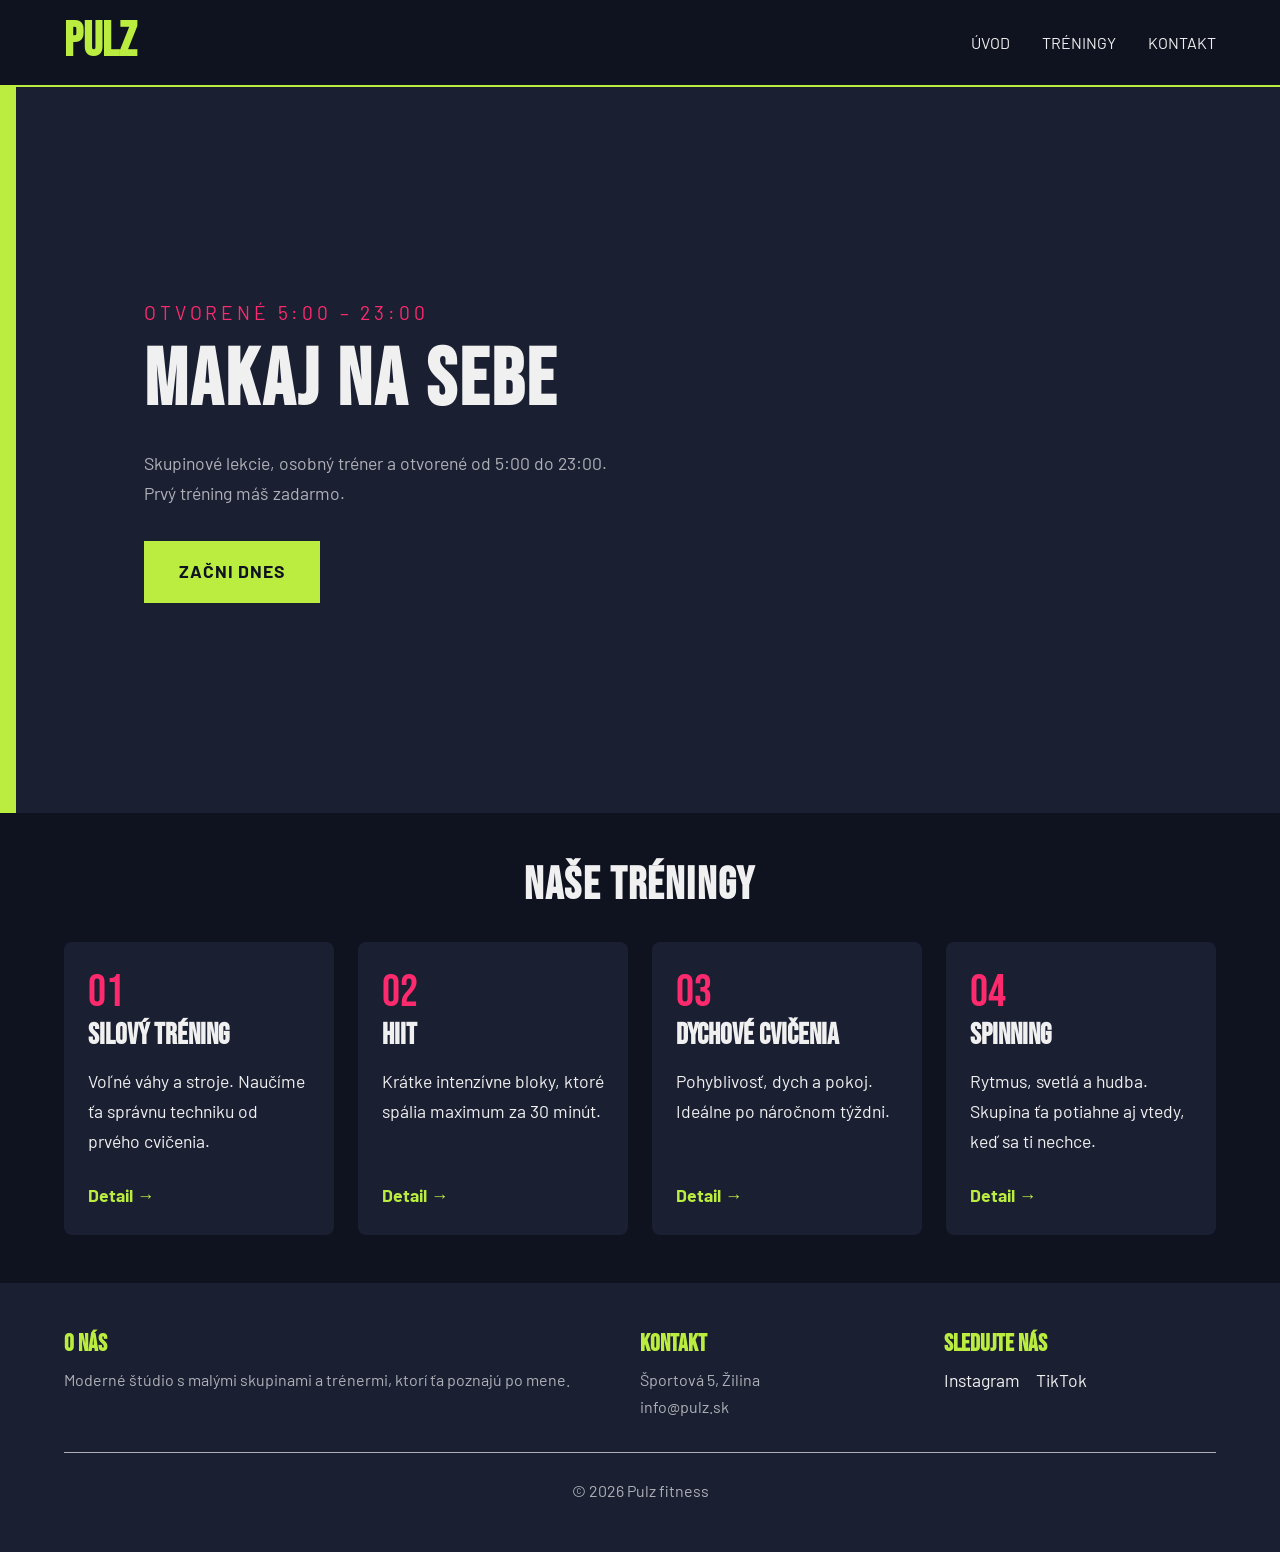
<file: cvik/starter/index.html>
<!DOCTYPE html>
<html lang="sk">
<head>
    <meta charset="UTF-8">
    <meta name="viewport" content="width=device-width, initial-scale=1.0">
    <link rel="stylesheet" href="assets/css/normalize.css">
    <link rel="stylesheet" href="assets/css/style.css">
    <title>Martinec</title>
</head>
<body>
    <header class="hlavicka">
        <h2 class="hlavicka_logo">PULZ</h2>
        <nav class="hlavicka_nav">
            <a class="hlavicka_odkaz" href="#uvod">Úvod</a>
            <a class="hlavicka_odkaz" href="#treningy">Tréningy</a>
            <a class="hlavicka_odkaz" href="#kontakt">Kontakt</a>
        </nav>
    </header>
 
    <main>
        <section class="uvod" id="uvod">
            <p class="uvod_cas">Otvorené 5:00 – 23:00</p>
            <h1 class="uvod_nadpis">Makaj na sebe</h1>
            <p class="uvod_text">
                Skupinové lekcie, osobný tréner a otvorené od 5:00 do 23:00.<br>
                Prvý tréning máš zadarmo.
            </p>
            <a class="tlacidlo" href="#kontakt">Začni dnes</a>
        </section>
 
        <section class="treningy" id="treningy">
            <h2 class="treningy_nadpis">Naše tréningy</h2>
 
            <div class="treningy_zoznam">
                <article class="karta">
                    <span class="karta_cislo">01</span>
                    <h3 class="karta_nadpis">Silový tréning</h3>
                    <p class="karta_text">Voľné váhy a stroje. Naučíme ťa správnu techniku od prvého cvičenia.</p>
                    <a class="karta_odkaz" href="#">Detail →</a>
                </article>
 
                <article class="karta">
                    <span class="karta_cislo">02</span>
                    <h3 class="karta_nadpis">HIIT</h3>
                    <p class="karta_text">Krátke intenzívne bloky, ktoré spália maximum za 30 minút.</p>
                    <a class="karta_odkaz" href="#">Detail →</a>
                </article>
 
                <article class="karta">
                    <span class="karta_cislo">03</span>
                    <h3 class="karta_nadpis">Dychové cvičenia</h3>
                    <p class="karta_text">Pohyblivosť, dych a pokoj. Ideálne po náročnom týždni.</p>
                    <a class="karta_odkaz" href="#">Detail →</a>
                </article>
 
                <article class="karta">
                    <span class="karta_cislo">04</span>
                    <h3 class="karta_nadpis">Spinning</h3>
                    <p class="karta_text">Rytmus, svetlá a hudba. Skupina ťa potiahne aj vtedy, keď sa ti nechce.</p>
                    <a class="karta_odkaz" href="#">Detail →</a>
                </article>
            </div>
        </section>
    </main>
 
    <footer class="paticka" id="kontakt">
        <div class="paticka_mriezka">
            <section class="paticka_blok">
                <h3 class="paticka_nadpis">O nás</h3>
                <p class="paticka_text">Moderné štúdio s malými skupinami a trénermi, ktorí ťa poznajú po mene.</p>
            </section>
 
            <section class="paticka_blok">
                <h3 class="paticka_nadpis">Kontakt</h3>
                <p class="paticka_text">
                    Športová 5, Žilina<br>
                    info@pulz.sk
                </p>
            </section>
 
            <section class="paticka_blok">
                <h3 class="paticka_nadpis">Sledujte nás</h3>
                <div class="paticka_socialne">
                    <a class="paticka_odkaz" href="#">Instagram</a>
                    <a class="paticka_odkaz" href="#">TikTok</a>
                </div>
            </section>
        </div>
 
        <p class="paticka_autor">© 2026 Pulz fitness</p>
    </footer>
</body>
</html>
</file>
<file: cvik/starter/assets/css/style.css>
@import url('https://fonts.googleapis.com/css2?family=Bebas+Neue&family=Barlow:wght@300..700&display=swap');


:root{
    --noc: hsl(230, 35%, 9%);
    --karta: hsl(230, 30%, 15%);
    --limetka: oklch(88% 0.2 125);
    --ruzova: oklch(65% 0.24 10);
    --text: hsl(0, 0%, 94%);
    --tlmeny: hsla(0, 0%, 100%, 0.65);

    --odsadenie: 5%;
}


body{
    background-color: var(--noc);
    color: var(--text);
    font-family: 'Barlow', sans-serif;
    font-size: 1.1rem;
    line-height: 1.7;
    margin: 0;
}

h1, h2, h3{
    font-family: 'Bebas Neue', sans-serif;
    text-transform: uppercase;
    line-height: 1.1;
    margin: 0;
}


.hlavicka{
    display: flex;
    align-items: center;
    justify-content: space-between;
    padding: 1rem var(--odsadenie);
    background-color: var(--noc);
    border-bottom: 2px solid var(--limetka);
}

.hlavicka_logo{
    font-size: 2.5rem;
    color: var(--limetka);
}

.hlavicka_nav{
    display: flex;
    gap: 1rem;
}

.hlavicka_odkaz{
    color: var(--text);
    font-size: 1rem;
    text-decoration: none;
    text-transform: uppercase;
}

.hlavicka_odkaz:hover{
    color: var(--ruzova);
}


.uvod{
    display: flex;
    flex-direction: column;
    align-items: flex-start;
    justify-content: center;
    min-height: 70vh;
    padding: 3rem var(--odsadenie);
    background-color: var(--karta);
    border-left: 1rem solid var(--limetka);
}

.uvod_cas{
    margin: 0 0 0.5rem;
    color: var(--ruzova);
    font-size: 1.2rem;
    letter-spacing: 0.2em;
    text-transform: uppercase;
}

.uvod_nadpis{
    font-size: clamp(3rem, 8vw, 5rem);
    letter-spacing: 0.04em;
}

.uvod_text{
    margin: 1.5rem 0 2rem;
    color: var(--tlmeny);
}


.tlacidlo{
    display: inline-block;
    padding: 1rem 2.2rem;
    background-color: var(--limetka);
    color: var(--noc);
    font-weight: 700;
    text-decoration: none;
    text-transform: uppercase;
    letter-spacing: 0.05em;
}

.tlacidlo:hover{
    background-color: var(--ruzova);
    color: var(--text);
}


.treningy{
    padding: 3rem var(--odsadenie);
}

.treningy_nadpis{
    margin-bottom: 2rem;
    text-align: center;
    font-size: clamp(2rem, 5vw, 2.8rem);
    letter-spacing: 0.04em;
}

.treningy_zoznam{
    display: grid;
    grid-template-columns: 1fr;
    gap: 1.5rem;
}


.karta{
    display: flex;
    flex-direction: column;
    padding: 1.5rem;
    background-color: var(--karta);
    border-radius: 0.5rem;
}

.karta_cislo{
    color: var(--ruzova);
    font-family: 'Bebas Neue', sans-serif;
    font-size: 2.8rem;
    line-height: 1.2;
}

.karta_nadpis{
    margin-bottom: 1rem;
    font-size: 1.8rem;
}

.karta_text{
    margin: 0 0 1.5rem;
}

.karta_odkaz{
    margin-top: auto;      
    color: var(--limetka);
    font-weight: 700;
    text-decoration: none;
}

.karta_odkaz:hover{
    color: var(--ruzova);
}


.paticka{
    padding: 3rem var(--odsadenie);
    background-color: var(--karta);
}

.paticka_mriezka{
    display: grid;
    grid-template-columns: 1fr;
    gap: 2rem;
}

.paticka_nadpis{
    margin-bottom: 0.5rem;
    color: var(--limetka);
    font-size: 1.5rem;
}

.paticka_text{
    margin: 0;
    color: var(--tlmeny);
    font-size: 1rem;
}

.paticka_socialne{
    display: flex;
    gap: 1rem;
}

.paticka_odkaz{
    color: var(--text);
    text-decoration: none;
}

.paticka_odkaz:hover{
    color: var(--ruzova);
}

.paticka_autor{
    margin: 2rem 0 0;
    padding-top: 1.5rem;
    border-top: 1px solid var(--tlmeny);
    color: var(--tlmeny);
    font-size: 1rem;
    text-align: center;
}


@media (min-width: 640px){
    .hlavicka_logo{
        font-size: 3rem;
    }

    .hlavicka_nav{
        gap: 1.5rem;
    }

    .treningy_zoznam{
        grid-template-columns: repeat(2, 1fr);
    }

    .paticka_mriezka{
        grid-template-columns: repeat(2, 1fr);
    }
}


@media (min-width: 1024px){
    :root{
        --odsadenie: 5%;
    }

    .hlavicka_nav{
        gap: 2rem;
    }

    .uvod{
        padding: 3rem 10%;
    }

    .treningy_zoznam{
        grid-template-columns: repeat(4, 1fr);
    }

    .paticka_mriezka{
        grid-template-columns: 2fr 1fr 1fr;
    }
}
</file>
